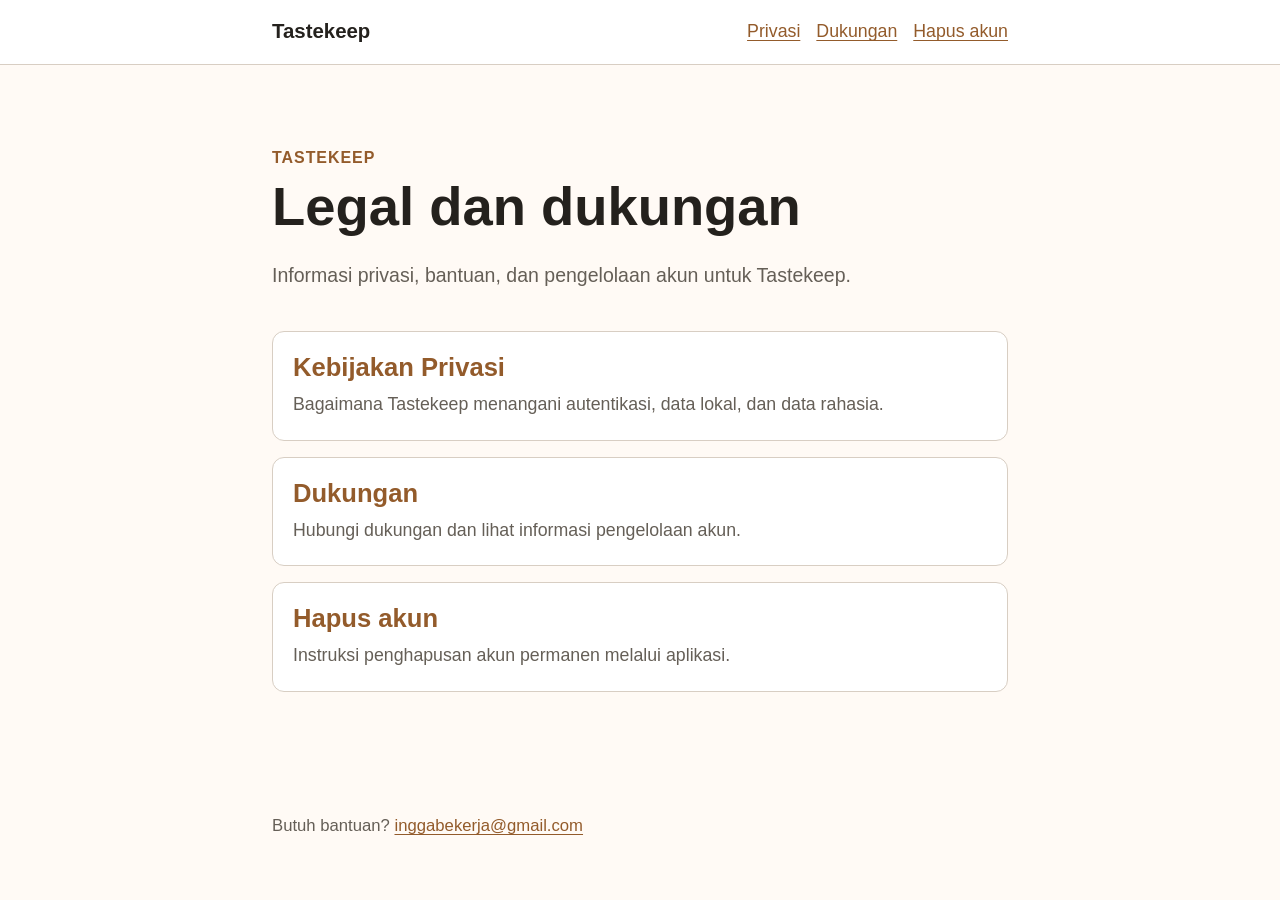
<file: index.html>
<!doctype html>
<html lang="id">
<head>
  <meta charset="utf-8">
  <meta name="viewport" content="width=device-width, initial-scale=1">
  <meta name="description" content="Situs legal dan dukungan Tastekeep.">
  <title>Tastekeep — Legal dan Dukungan</title>
  <link rel="stylesheet" href="/styles.css">
  <script src="/site-config.js" defer></script>
</head>
<body>
  <a class="skip-link" href="#content">Lewati ke isi</a>
  <header class="site-header"><nav class="nav" aria-label="Navigasi utama"><a class="brand" href="/index.html" aria-current="page">Tastekeep</a><div class="nav-links"><a href="/privacy.html">Privasi</a><a href="/support.html">Dukungan</a><a href="/delete-account.html">Hapus akun</a></div></nav></header>
  <main id="content" class="content hero">
    <p class="eyebrow">Tastekeep</p>
    <h1>Legal dan dukungan</h1>
    <p class="lede">Informasi privasi, bantuan, dan pengelolaan akun untuk Tastekeep.</p>
    <div class="link-cards">
      <a class="link-card" href="/privacy.html"><h2>Kebijakan Privasi</h2><p>Bagaimana Tastekeep menangani autentikasi, data lokal, dan data rahasia.</p></a>
      <a class="link-card" href="/support.html"><h2>Dukungan</h2><p>Hubungi dukungan dan lihat informasi pengelolaan akun.</p></a>
      <a class="link-card" href="/delete-account.html"><h2>Hapus akun</h2><p>Instruksi penghapusan akun permanen melalui aplikasi.</p></a>
    </div>
  </main>
  <footer class="site-footer"><p>Butuh bantuan? <a data-support-email href="#">Email dukungan</a></p></footer>
</body>
</html>
</file>
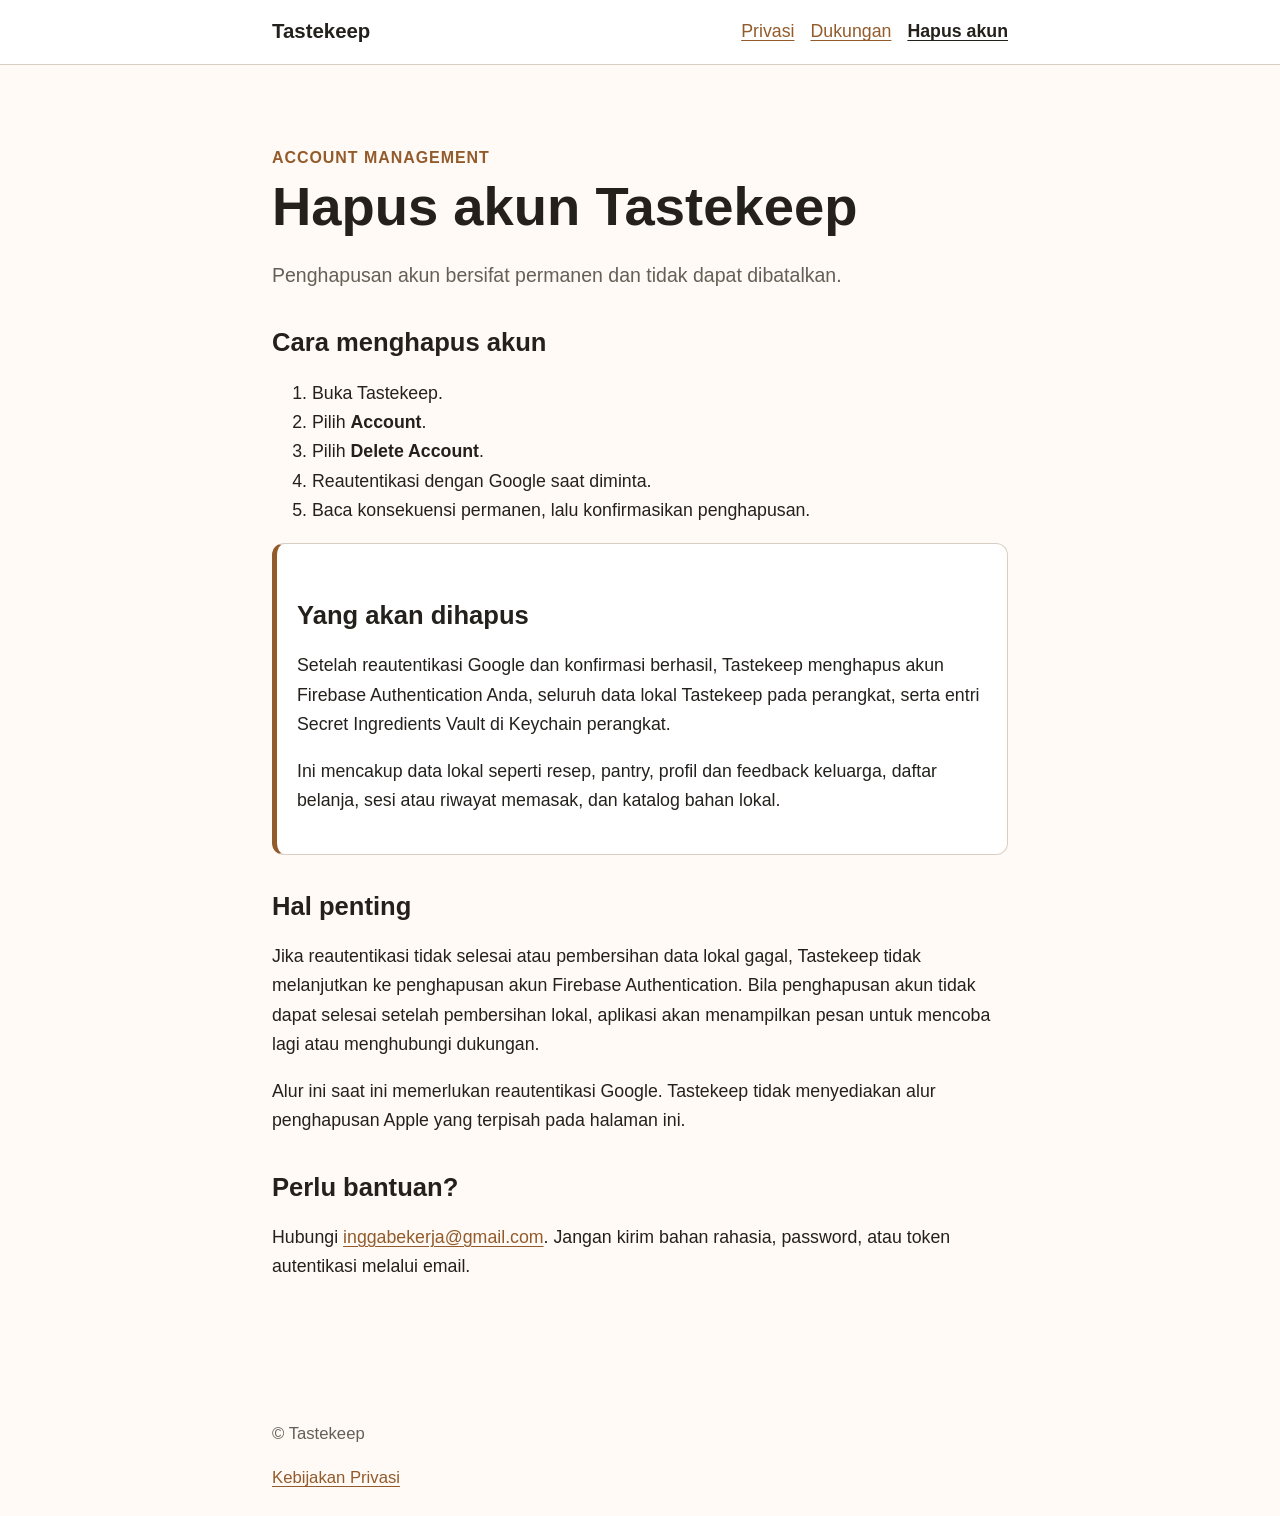
<file: delete-account.html>
<!doctype html>
<html lang="id">
<head>
  <meta charset="utf-8">
  <meta name="viewport" content="width=device-width, initial-scale=1">
  <meta name="description" content="Instruksi penghapusan akun Tastekeep.">
  <title>Hapus Akun — Tastekeep</title>
  <link rel="stylesheet" href="/styles.css">
  <script src="/site-config.js" defer></script>
</head>
<body>
  <a class="skip-link" href="#content">Lewati ke isi</a>
  <header class="site-header"><nav class="nav" aria-label="Navigasi utama"><a class="brand" href="/index.html" aria-label="Tastekeep, beranda">Tastekeep</a><div class="nav-links"><a href="/privacy.html">Privasi</a><a href="/support.html">Dukungan</a><a aria-current="page" href="/delete-account.html">Hapus akun</a></div></nav></header>
  <main id="content" class="content">
    <p class="eyebrow">Account management</p>
    <h1>Hapus akun Tastekeep</h1>
    <p class="lede">Penghapusan akun bersifat permanen dan tidak dapat dibatalkan.</p>
    <section aria-labelledby="steps"><h2 id="steps">Cara menghapus akun</h2><ol><li>Buka Tastekeep.</li><li>Pilih <strong>Account</strong>.</li><li>Pilih <strong>Delete Account</strong>.</li><li>Reautentikasi dengan Google saat diminta.</li><li>Baca konsekuensi permanen, lalu konfirmasikan penghapusan.</li></ol></section>
    <section class="notice" aria-labelledby="consequences"><h2 id="consequences">Yang akan dihapus</h2><p>Setelah reautentikasi Google dan konfirmasi berhasil, Tastekeep menghapus akun Firebase Authentication Anda, seluruh data lokal Tastekeep pada perangkat, serta entri Secret Ingredients Vault di Keychain perangkat.</p><p>Ini mencakup data lokal seperti resep, pantry, profil dan feedback keluarga, daftar belanja, sesi atau riwayat memasak, dan katalog bahan lokal.</p></section>
    <section aria-labelledby="important"><h2 id="important">Hal penting</h2><p>Jika reautentikasi tidak selesai atau pembersihan data lokal gagal, Tastekeep tidak melanjutkan ke penghapusan akun Firebase Authentication. Bila penghapusan akun tidak dapat selesai setelah pembersihan lokal, aplikasi akan menampilkan pesan untuk mencoba lagi atau menghubungi dukungan.</p><p>Alur ini saat ini memerlukan reautentikasi Google. Tastekeep tidak menyediakan alur penghapusan Apple yang terpisah pada halaman ini.</p></section>
    <section aria-labelledby="help"><h2 id="help">Perlu bantuan?</h2><p>Hubungi <a data-support-email href="#">email dukungan</a>. Jangan kirim bahan rahasia, password, atau token autentikasi melalui email.</p></section>
  </main>
  <footer class="site-footer"><p>© Tastekeep</p><a href="/privacy.html">Kebijakan Privasi</a></footer>
</body>
</html>
</file>
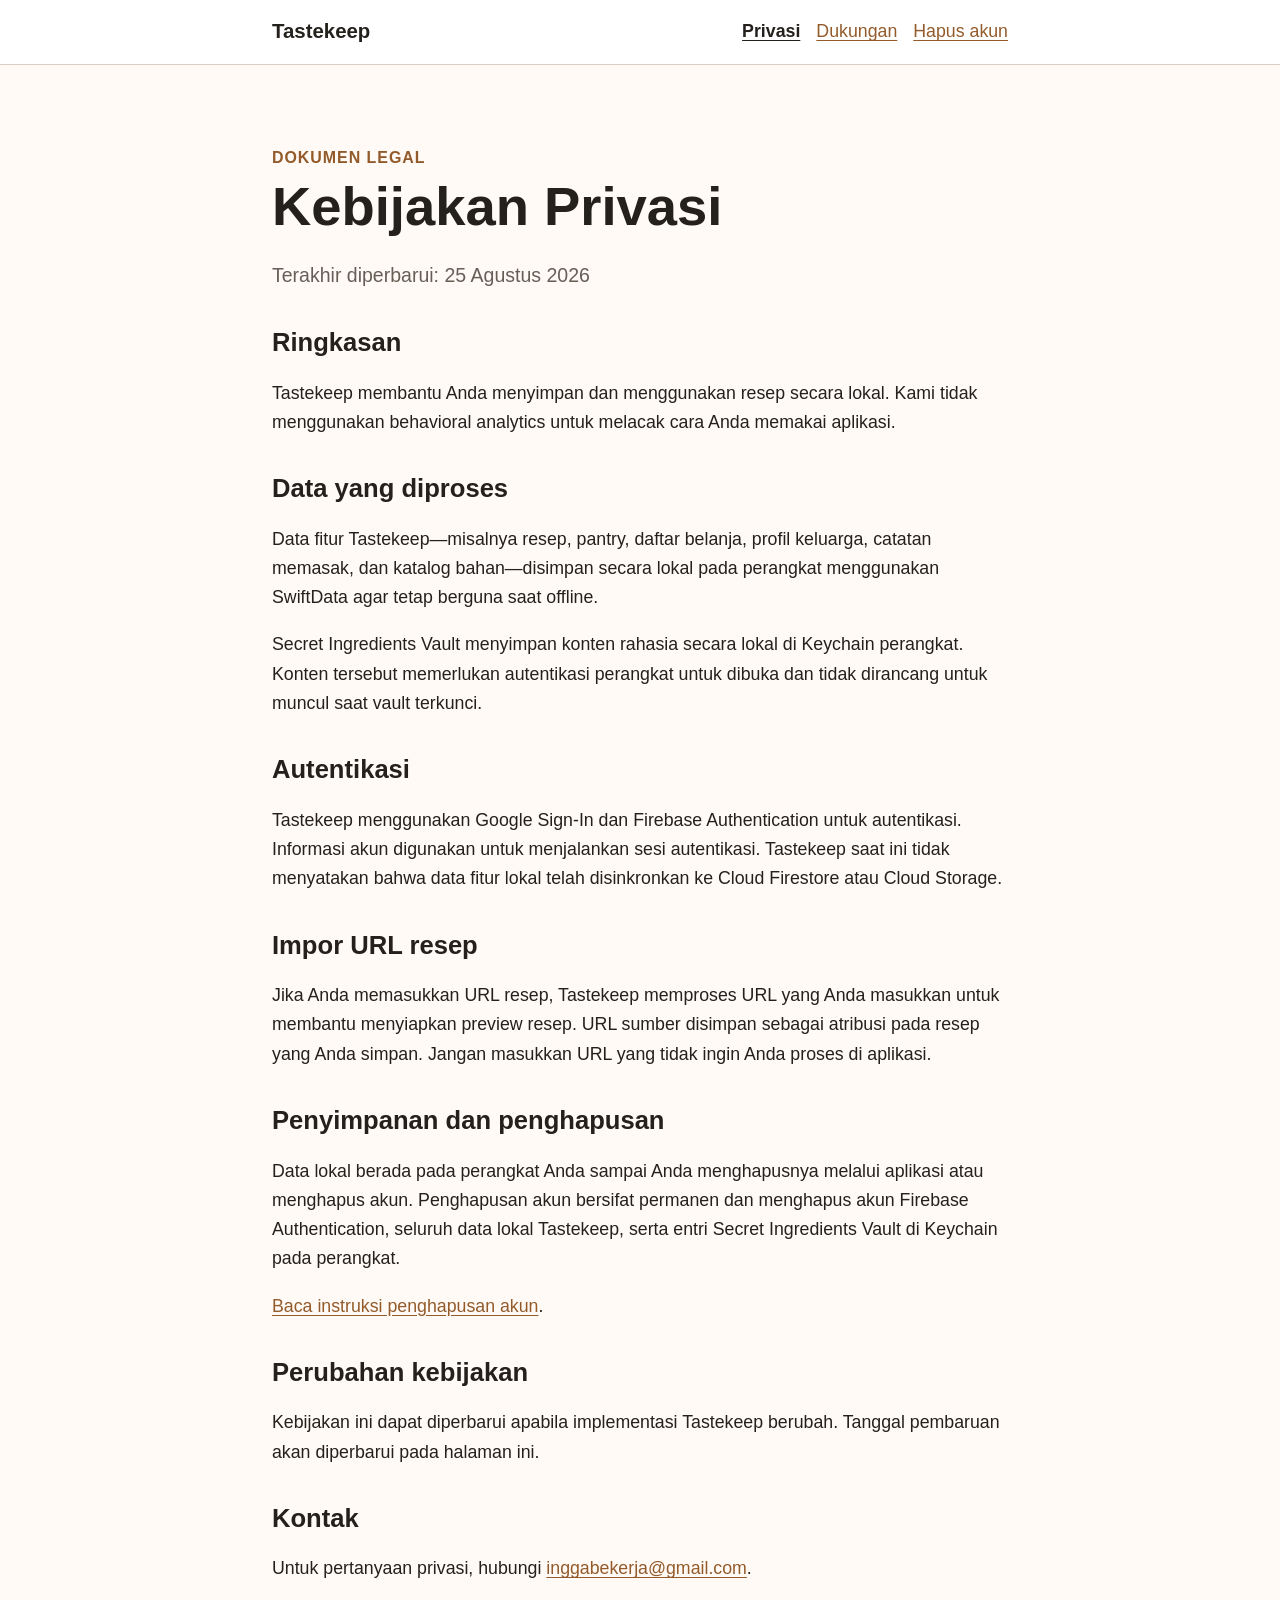
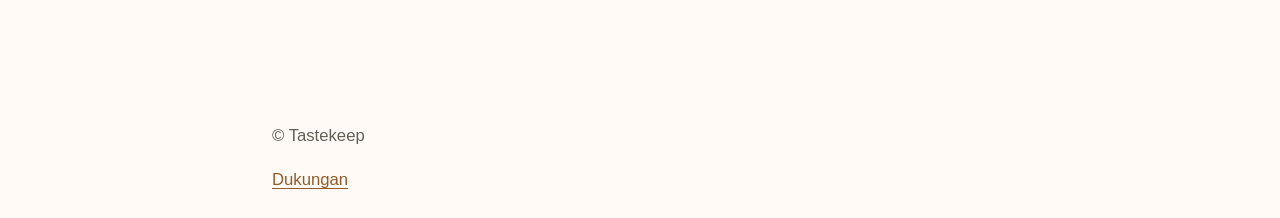
<file: privacy.html>
<!doctype html>
<html lang="id">
<head>
  <meta charset="utf-8">
  <meta name="viewport" content="width=device-width, initial-scale=1">
  <meta name="description" content="Kebijakan Privasi Tastekeep.">
  <title>Kebijakan Privasi — Tastekeep</title>
  <link rel="stylesheet" href="/styles.css">
  <script src="/site-config.js" defer></script>
</head>
<body>
  <a class="skip-link" href="#content">Lewati ke isi</a>
  <header class="site-header"><nav class="nav" aria-label="Navigasi utama"><a class="brand" href="/index.html" aria-label="Tastekeep, beranda">Tastekeep</a><div class="nav-links"><a aria-current="page" href="/privacy.html">Privasi</a><a href="/support.html">Dukungan</a><a href="/delete-account.html">Hapus akun</a></div></nav></header>
  <main id="content" class="content">
    <p class="eyebrow">Dokumen legal</p>
    <h1>Kebijakan Privasi</h1>
    <p class="lede">Terakhir diperbarui: 25 Agustus 2026</p>

    <section aria-labelledby="ringkasan"><h2 id="ringkasan">Ringkasan</h2><p>Tastekeep membantu Anda menyimpan dan menggunakan resep secara lokal. Kami tidak menggunakan behavioral analytics untuk melacak cara Anda memakai aplikasi.</p></section>
    <section aria-labelledby="data"><h2 id="data">Data yang diproses</h2><p>Data fitur Tastekeep—misalnya resep, pantry, daftar belanja, profil keluarga, catatan memasak, dan katalog bahan—disimpan secara lokal pada perangkat menggunakan SwiftData agar tetap berguna saat offline.</p><p>Secret Ingredients Vault menyimpan konten rahasia secara lokal di Keychain perangkat. Konten tersebut memerlukan autentikasi perangkat untuk dibuka dan tidak dirancang untuk muncul saat vault terkunci.</p></section>
    <section aria-labelledby="auth"><h2 id="auth">Autentikasi</h2><p>Tastekeep menggunakan Google Sign-In dan Firebase Authentication untuk autentikasi. Informasi akun digunakan untuk menjalankan sesi autentikasi. Tastekeep saat ini tidak menyatakan bahwa data fitur lokal telah disinkronkan ke Cloud Firestore atau Cloud Storage.</p></section>
    <section aria-labelledby="import"><h2 id="import">Impor URL resep</h2><p>Jika Anda memasukkan URL resep, Tastekeep memproses URL yang Anda masukkan untuk membantu menyiapkan preview resep. URL sumber disimpan sebagai atribusi pada resep yang Anda simpan. Jangan masukkan URL yang tidak ingin Anda proses di aplikasi.</p></section>
    <section aria-labelledby="retention"><h2 id="retention">Penyimpanan dan penghapusan</h2><p>Data lokal berada pada perangkat Anda sampai Anda menghapusnya melalui aplikasi atau menghapus akun. Penghapusan akun bersifat permanen dan menghapus akun Firebase Authentication, seluruh data lokal Tastekeep, serta entri Secret Ingredients Vault di Keychain pada perangkat.</p><p><a href="/delete-account.html">Baca instruksi penghapusan akun</a>.</p></section>
    <section aria-labelledby="changes"><h2 id="changes">Perubahan kebijakan</h2><p>Kebijakan ini dapat diperbarui apabila implementasi Tastekeep berubah. Tanggal pembaruan akan diperbarui pada halaman ini.</p></section>
    <section aria-labelledby="contact"><h2 id="contact">Kontak</h2><p>Untuk pertanyaan privasi, hubungi <a data-support-email href="#">email dukungan</a>.</p></section>
  </main>
  <footer class="site-footer"><p>© Tastekeep</p><a href="/support.html">Dukungan</a></footer>
</body>
</html>
</file>
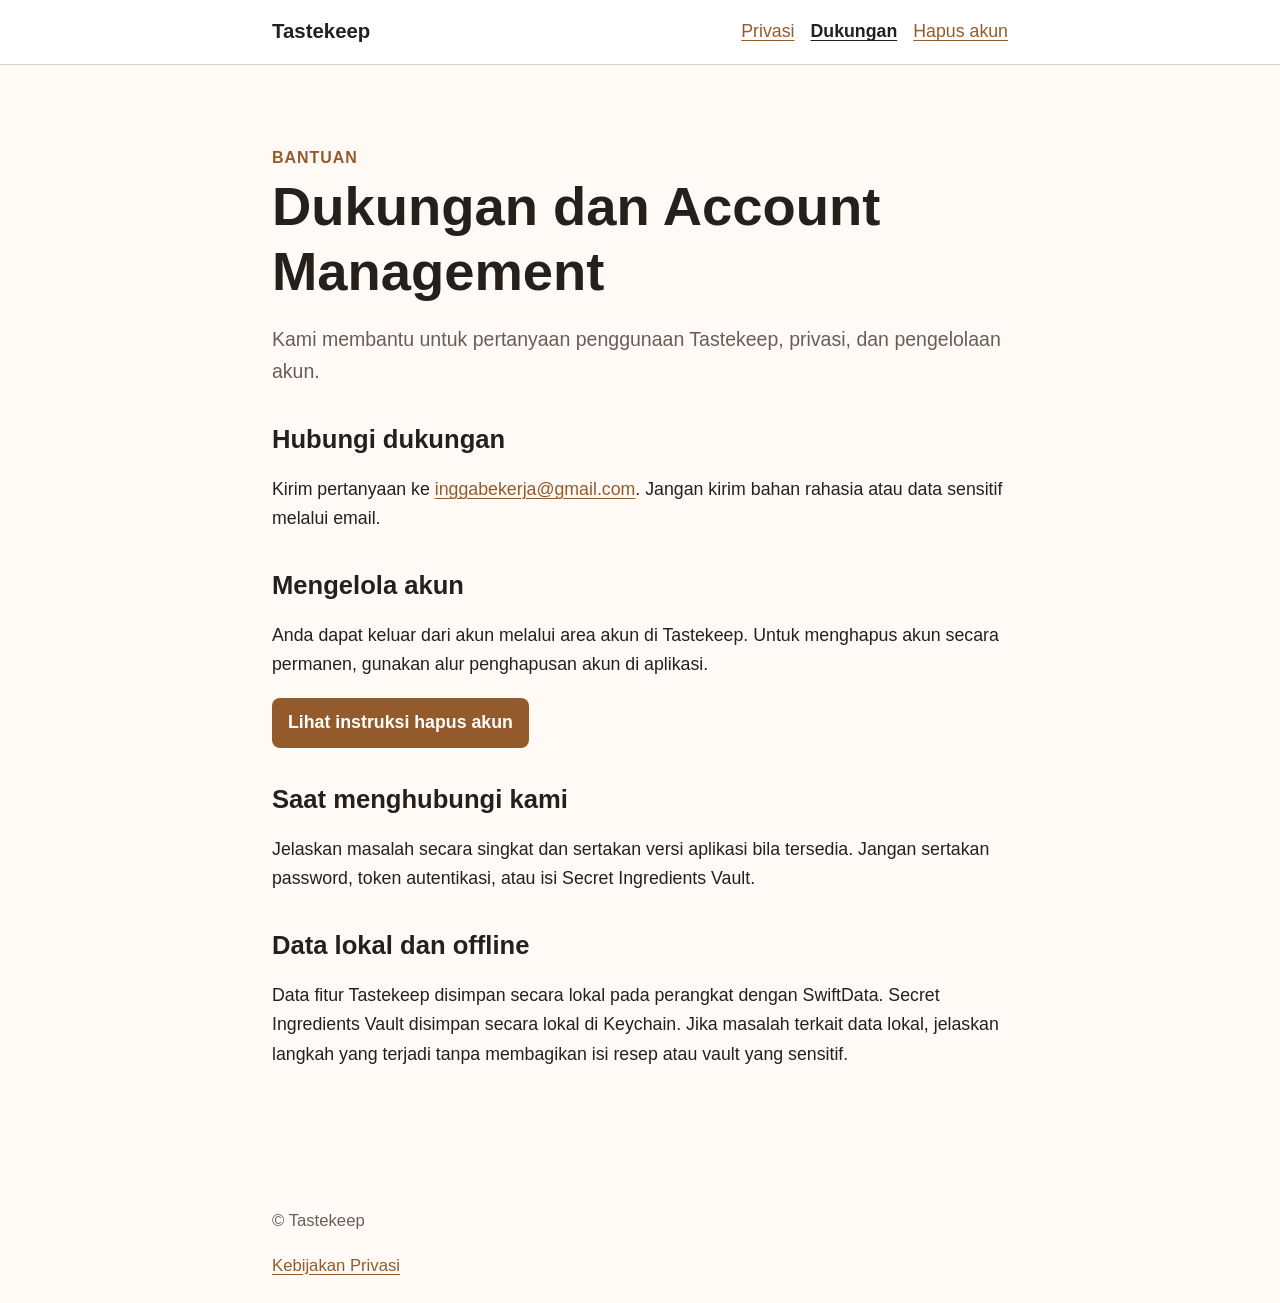
<file: support.html>
<!doctype html>
<html lang="id">
<head>
  <meta charset="utf-8">
  <meta name="viewport" content="width=device-width, initial-scale=1">
  <meta name="description" content="Dukungan dan pengelolaan akun Tastekeep.">
  <title>Dukungan dan Akun — Tastekeep</title>
  <link rel="stylesheet" href="/styles.css">
  <script src="/site-config.js" defer></script>
</head>
<body>
  <a class="skip-link" href="#content">Lewati ke isi</a>
  <header class="site-header"><nav class="nav" aria-label="Navigasi utama"><a class="brand" href="/index.html" aria-label="Tastekeep, beranda">Tastekeep</a><div class="nav-links"><a href="/privacy.html">Privasi</a><a aria-current="page" href="/support.html">Dukungan</a><a href="/delete-account.html">Hapus akun</a></div></nav></header>
  <main id="content" class="content">
    <p class="eyebrow">Bantuan</p>
    <h1>Dukungan dan Account Management</h1>
    <p class="lede">Kami membantu untuk pertanyaan penggunaan Tastekeep, privasi, dan pengelolaan akun.</p>
    <section aria-labelledby="contact"><h2 id="contact">Hubungi dukungan</h2><p>Kirim pertanyaan ke <a data-support-email href="#">email dukungan</a>. Jangan kirim bahan rahasia atau data sensitif melalui email.</p></section>
    <section aria-labelledby="account"><h2 id="account">Mengelola akun</h2><p>Anda dapat keluar dari akun melalui area akun di Tastekeep. Untuk menghapus akun secara permanen, gunakan alur penghapusan akun di aplikasi.</p><p><a class="button" href="/delete-account.html">Lihat instruksi hapus akun</a></p></section>
    <section aria-labelledby="before-contact"><h2 id="before-contact">Saat menghubungi kami</h2><p>Jelaskan masalah secara singkat dan sertakan versi aplikasi bila tersedia. Jangan sertakan password, token autentikasi, atau isi Secret Ingredients Vault.</p></section>
    <section aria-labelledby="offline"><h2 id="offline">Data lokal dan offline</h2><p>Data fitur Tastekeep disimpan secara lokal pada perangkat dengan SwiftData. Secret Ingredients Vault disimpan secara lokal di Keychain. Jika masalah terkait data lokal, jelaskan langkah yang terjadi tanpa membagikan isi resep atau vault yang sensitif.</p></section>
  </main>
  <footer class="site-footer"><p>© Tastekeep</p><a href="/privacy.html">Kebijakan Privasi</a></footer>
</body>
</html>
</file>
<file: styles.css>
:root { color-scheme: light dark; --bg: #fffaf5; --surface: #ffffff; --text: #24211d; --muted: #655f57; --border: #d8cec3; --accent: #935b2b; --focus: #005fcc; --max: 46rem; font-family: -apple-system, BlinkMacSystemFont, "Segoe UI", sans-serif; }
* { box-sizing: border-box; }
body { margin: 0; background: var(--bg); color: var(--text); font-size: clamp(1rem, 0.95rem + 0.2vw, 1.125rem); line-height: 1.65; }
a { color: var(--accent); text-underline-offset: 0.16em; }
a:focus-visible, button:focus-visible { outline: 3px solid var(--focus); outline-offset: 3px; }
.site-header { border-bottom: 1px solid var(--border); background: var(--surface); }
.nav, .content, .site-footer { width: min(calc(100% - 2rem), var(--max)); margin-inline: auto; }
.nav { min-height: 4rem; display: flex; align-items: center; justify-content: space-between; gap: 1rem; }
.brand { color: var(--text); font-weight: 750; font-size: 1.15em; text-decoration: none; }
.nav-links { display: flex; flex-wrap: wrap; gap: 0.75rem 1rem; }
.nav-links a[aria-current="page"] { color: var(--text); font-weight: 700; }
.content { padding-block: clamp(2rem, 8vw, 5rem); }
.hero { min-height: 70vh; }
.eyebrow { margin: 0; color: var(--accent); font-size: 0.9em; font-weight: 750; letter-spacing: 0.06em; text-transform: uppercase; }
h1, h2 { line-height: 1.18; color: var(--text); }
h1 { margin: 0.25rem 0 1rem; font-size: clamp(2rem, 8vw, 3.4rem); }
h2 { margin-top: 2.25rem; font-size: clamp(1.25rem, 4vw, 1.6rem); }
.lede { color: var(--muted); font-size: 1.1em; }
.link-cards { display: grid; gap: 1rem; margin-top: 2.5rem; }
.link-card, .notice { display: block; padding: 1.25rem; border: 1px solid var(--border); border-radius: 0.75rem; background: var(--surface); }
.link-card { color: inherit; text-decoration: none; }
.link-card:hover { border-color: var(--accent); }
.link-card h2 { margin: 0 0 0.5rem; color: var(--accent); }
.link-card p { margin: 0; color: var(--muted); }
.notice { border-inline-start: 0.35rem solid var(--accent); }
.button { display: inline-block; padding: 0.65rem 1rem; border-radius: 0.5rem; background: var(--accent); color: #fff; font-weight: 700; text-decoration: none; }
.site-footer { padding-block: 1.5rem; color: var(--muted); font-size: 0.94em; }
.skip-link { position: absolute; left: 1rem; top: -4rem; padding: 0.6rem 0.8rem; background: var(--text); color: var(--bg); z-index: 2; }
.skip-link:focus { top: 1rem; }
@media (max-width: 34rem) { .nav { align-items: flex-start; flex-direction: column; padding-block: 0.9rem; } .nav-links { gap: 0.5rem 0.9rem; } }
@media (prefers-color-scheme: dark) { :root { --bg: #181512; --surface: #24201c; --text: #f5eee6; --muted: #c9bdb1; --border: #574d44; --accent: #f0a866; --focus: #77b7ff; } .button { color: #24160b; } }
</file>
